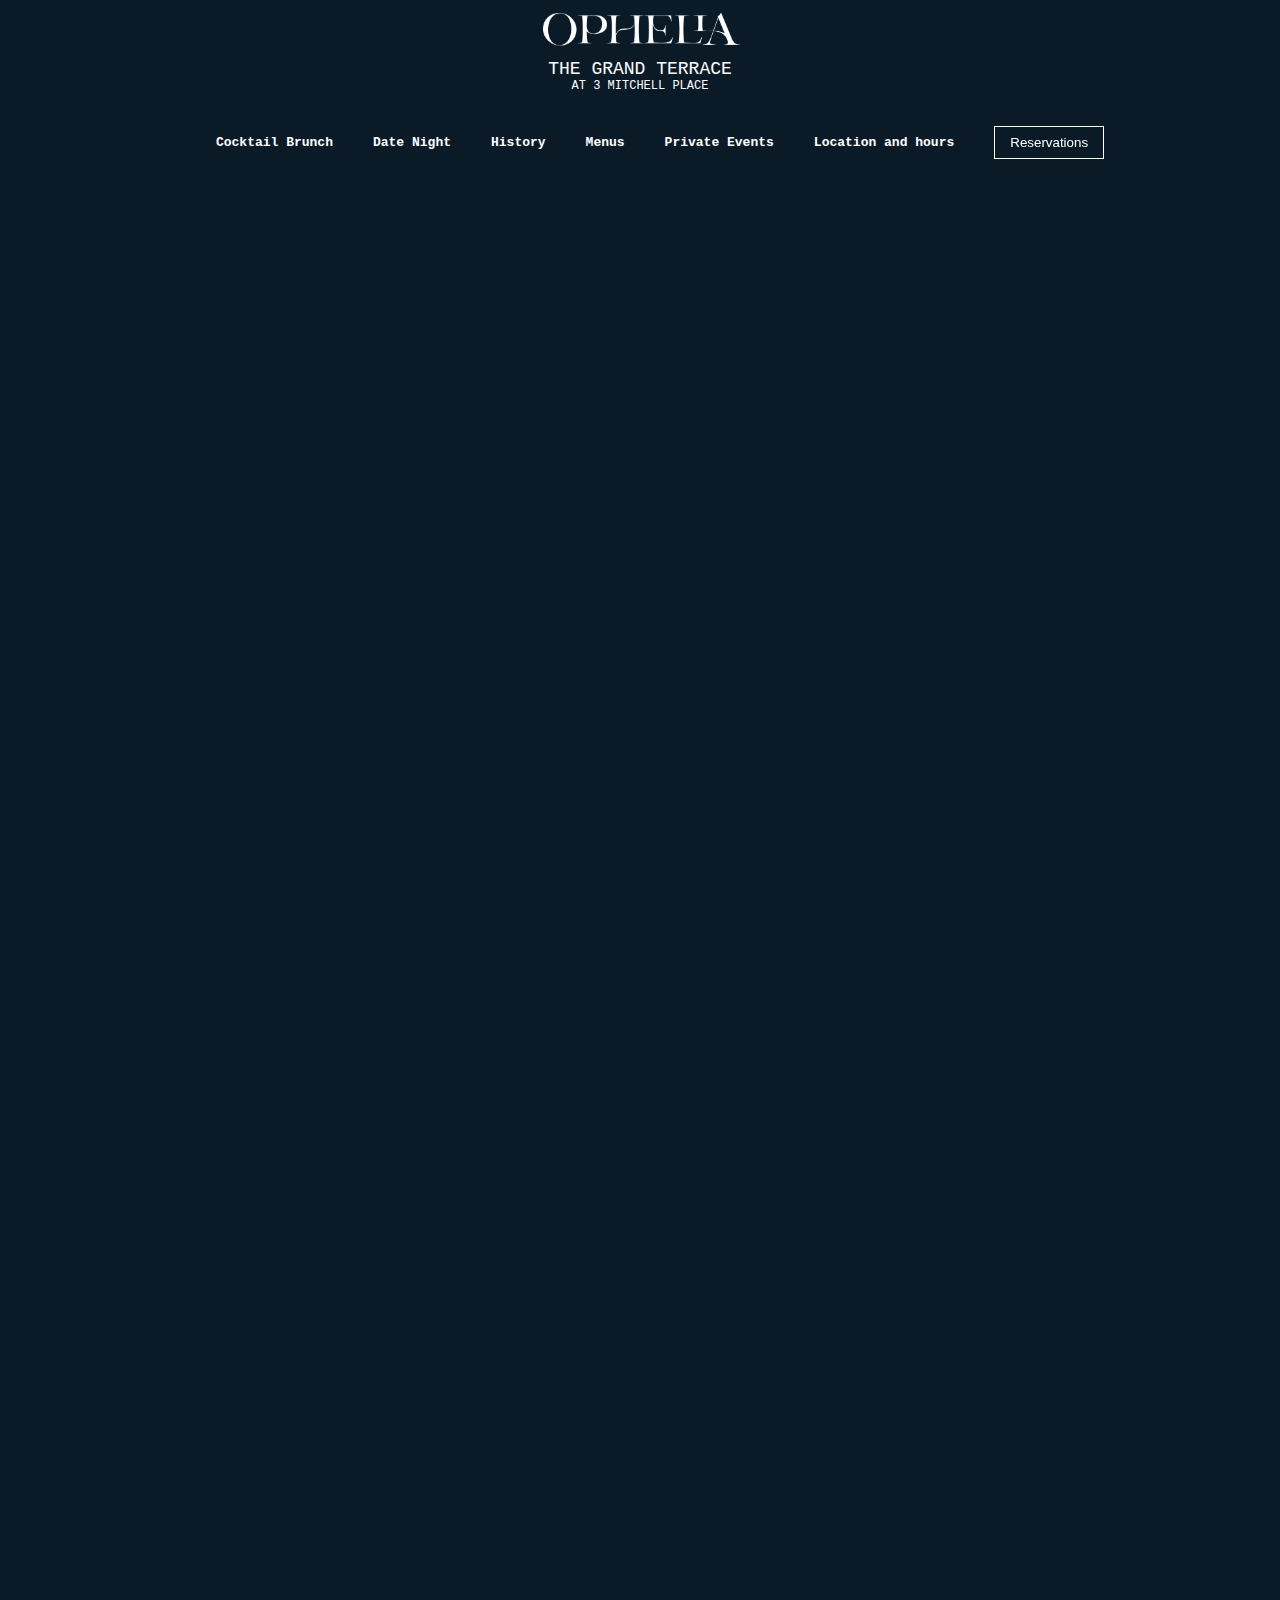
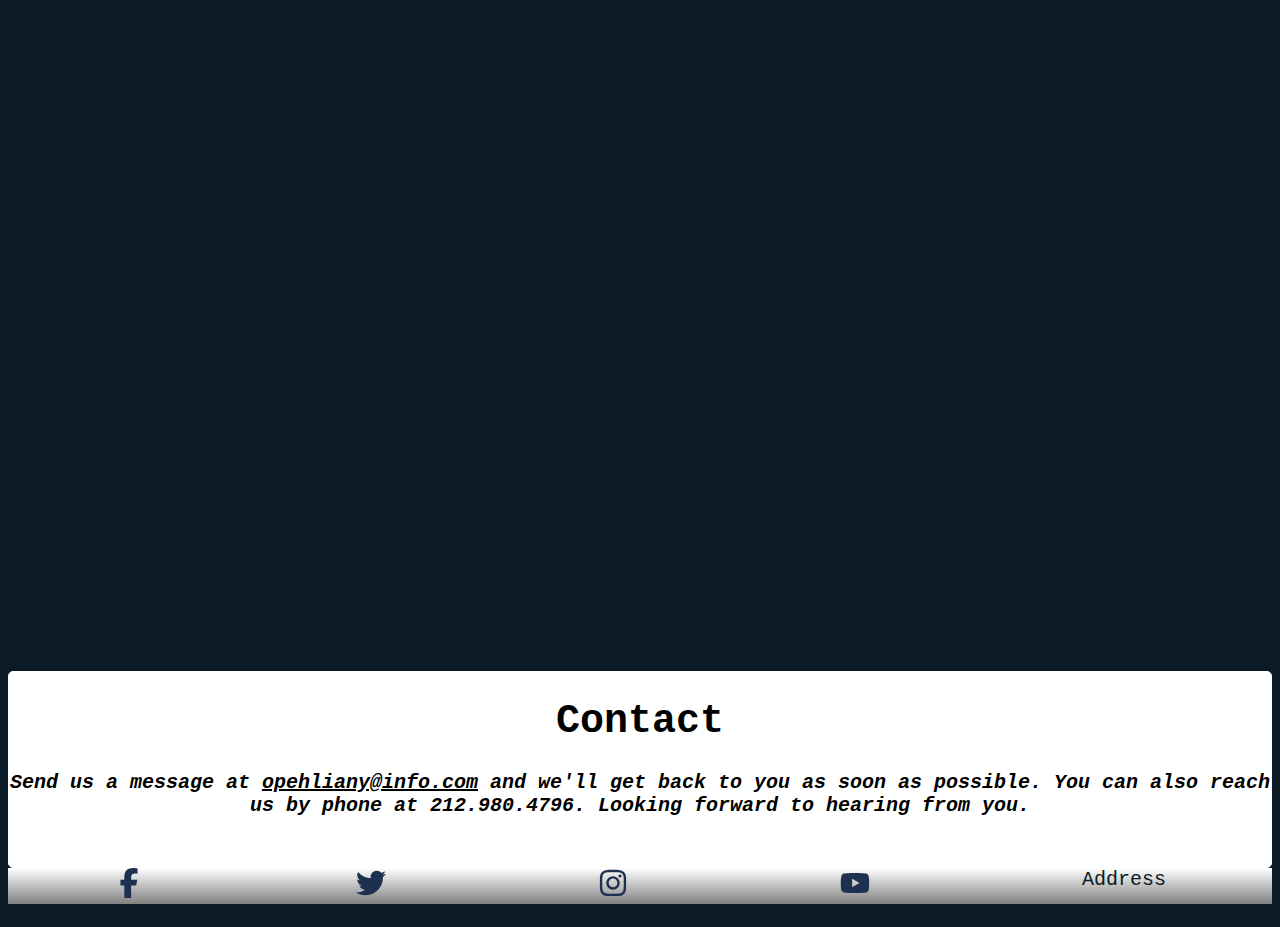
<file: index.html>
<!DOCTYPE html>
<html lang="en">
  <head>
    <meta charset="UTF-8" />
    <meta name="viewport" content="width=device-width, initial-scale=1.0" />
    <title>Ophelia_NY</title>
    <link rel="stylesheet" href="style.css" />
    <link href="https://unpkg.com/aos@2.3.1/dist/aos.css" rel="stylesheet">
  </head>
  <body>
    <script src="script.js"></script>
    <div class="logo">
      <a href="index.html"> <img src="LOGO.png" alt="OPHELIA" /></a>
    </div>
    <div class="subscript">THE GRAND TERRACE</div>
    <div class="subscript2">AT 3 MITCHELL PLACE</div>
    <nav>
      <div>
        <ul>
          <li><a href="brunch.html">Cocktail Brunch</a></li>
          <li><a href="date_night.html">Date Night</a></li>
          <li><a href="history.html">History</a></li>
          <li><a href="Menu.html"> Menus</a></li>
          <li><a href="private.html">Private Events</a></li>

          <li><a href="location.html">Location and hours</a></li>
          <button class="Reservations">
            <li data-aos="zoom-out"><a class="anker" href="reservation.html"  >Reservations</a></li>
          </button>
        </ul>
      </div>
    </nav>
    <main>
      
      <div class="utube" >
        <iframe
          src="https://www.youtube.com/embed/XNksvZjGQ50?si=ARSRezc0IHCpojUh"
          title="YouTube video player"
          frameborder="0"
          allow="accelerometer; autoplay; clipboard-write; encrypted-media; gyroscope; picture-in-picture; web-share"
          allowfullscreen
        ></iframe>
      </div>
      <div>
        <button class="Subscribe"   data-aos="zoom-out">
          <a
            class="anker"
            href="https://www.youtube.com/@OpheliaNY"
            target="_blank"
          >
            Subscribe To Opehlia's Youtube Channel</a
          >
        </button>
      </div>
      <div class="sunday_brunch" data-aos="fade-up">
        <img src="sunday brunch.avif" alt="Sunday Brunch Menu" />
        <br />
        <button class="sunday"  data-aos="zoom-out">
          <a class="anker" href="reservation.html">Reservation for Sunday</a>
        </button>
      </div>

      <div class="Contact">
        <center>
          <h1>Contact</h1>
          <strong
            ><i
              >Send us a message at <u>opehliany@info.com</u> and we'll get back
              to you as soon as possible. You can also reach us by phone at
              212.980.4796. Looking forward to hearing from you.</i
            ></strong
          >
        </center>
      </div>
    </main>
    <footer>
      <span class="footer_left" 
      ><a href="https://www.facebook.com/ophelianewyork/" target="_blank">
          
          <svg
            xmlns="http://www.w3.org/2000/svg"
            height="30"
            width="30"
            viewBox="0 0 320 512"
          >
            <path
              opacity="1"
              fill="#1E3050"
              d="M80 299.3V512H196V299.3h86.5l18-97.8H196V166.9c0-51.7 20.3-71.5 72.7-71.5c16.3 0 29.4 .4 37 1.2V7.9C291.4 4 256.4 0 236.2 0C129.3 0 80 50.5 80 159.4v42.1H14v97.8H80z"
            /></svg></a>
        <a href="https://twitter.com/OpheliaNY_" target="_blank">
          <svg
            xmlns="http://www.w3.org/2000/svg"
            height="30"
            width="30"
            viewBox="0 0 512 512"
          >
            <path
              opacity="1"
              fill="#1E3050"
              d="M459.4 151.7c.3 4.5 .3 9.1 .3 13.6 0 138.7-105.6 298.6-298.6 298.6-59.5 0-114.7-17.2-161.1-47.1 8.4 1 16.6 1.3 25.3 1.3 49.1 0 94.2-16.6 130.3-44.8-46.1-1-84.8-31.2-98.1-72.8 6.5 1 13 1.6 19.8 1.6 9.4 0 18.8-1.3 27.6-3.6-48.1-9.7-84.1-52-84.1-103v-1.3c14 7.8 30.2 12.7 47.4 13.3-28.3-18.8-46.8-51-46.8-87.4 0-19.5 5.2-37.4 14.3-53 51.7 63.7 129.3 105.3 216.4 109.8-1.6-7.8-2.6-15.9-2.6-24 0-57.8 46.8-104.9 104.9-104.9 30.2 0 57.5 12.7 76.7 33.1 23.7-4.5 46.5-13.3 66.6-25.3-7.8 24.4-24.4 44.8-46.1 57.8 21.1-2.3 41.6-8.1 60.4-16.2-14.3 20.8-32.2 39.3-52.6 54.3z"
              
            /></svg >
      </a>
        <a href="https://www.instagram.com/opheliany/" target="_blank">
          <svg
            xmlns="http://www.w3.org/2000/svg"
            height="30"
            width="30"
            viewBox="0 0 448 512"
          >
            <path
              opacity="1"
              fill="#1E3050"
              d="M224.1 141c-63.6 0-114.9 51.3-114.9 114.9s51.3 114.9 114.9 114.9S339 319.5 339 255.9 287.7 141 224.1 141zm0 189.6c-41.1 0-74.7-33.5-74.7-74.7s33.5-74.7 74.7-74.7 74.7 33.5 74.7 74.7-33.6 74.7-74.7 74.7zm146.4-194.3c0 14.9-12 26.8-26.8 26.8-14.9 0-26.8-12-26.8-26.8s12-26.8 26.8-26.8 26.8 12 26.8 26.8zm76.1 27.2c-1.7-35.9-9.9-67.7-36.2-93.9-26.2-26.2-58-34.4-93.9-36.2-37-2.1-147.9-2.1-184.9 0-35.8 1.7-67.6 9.9-93.9 36.1s-34.4 58-36.2 93.9c-2.1 37-2.1 147.9 0 184.9 1.7 35.9 9.9 67.7 36.2 93.9s58 34.4 93.9 36.2c37 2.1 147.9 2.1 184.9 0 35.9-1.7 67.7-9.9 93.9-36.2 26.2-26.2 34.4-58 36.2-93.9 2.1-37 2.1-147.8 0-184.8zM398.8 388c-7.8 19.6-22.9 34.7-42.6 42.6-29.5 11.7-99.5 9-132.1 9s-102.7 2.6-132.1-9c-19.6-7.8-34.7-22.9-42.6-42.6-11.7-29.5-9-99.5-9-132.1s-2.6-102.7 9-132.1c7.8-19.6 22.9-34.7 42.6-42.6 29.5-11.7 99.5-9 132.1-9s102.7-2.6 132.1 9c19.6 7.8 34.7 22.9 42.6 42.6 11.7 29.5 9 99.5 9 132.1s2.7 102.7-9 132.1z"
            />
          </svg>
        </a>
        <a href="https://www.youtube.com/@OpheliaNY" target="_blank">
          <svg
            xmlns="http://www.w3.org/2000/svg"
            height="30"
            width="30"
            viewBox="0 0 576 512"
          >
            <path
              opacity="1"
              fill="#1E3050"
              d="M549.7 124.1c-6.3-23.7-24.8-42.3-48.3-48.6C458.8 64 288 64 288 64S117.2 64 74.6 75.5c-23.5 6.3-42 24.9-48.3 48.6-11.4 42.9-11.4 132.3-11.4 132.3s0 89.4 11.4 132.3c6.3 23.7 24.8 41.5 48.3 47.8C117.2 448 288 448 288 448s170.8 0 213.4-11.5c23.5-6.3 42-24.2 48.3-47.8 11.4-42.9 11.4-132.3 11.4-132.3s0-89.4-11.4-132.3zm-317.5 213.5V175.2l142.7 81.2-142.7 81.2z"
            />
          </svg>
        </a>

        <a style="color: rgb(10,27,39); font-weight: bold 2;"
       
          target="_blank"
          href="https://www.google.com/maps/place/Ophelia+Lounge+NYC/@40.753401,-73.9661736,17z/data=!3m1!4b1!4m6!3m5!1s0x89c258e210135473:0xb0ea26094aee0b2c!8m2!3d40.753401!4d-73.9661736!16s%2Fg%2F11hbnt91yy?entry=ttu"
          >Address</a
        >
      </span>
    </footer>
    <script src="https://unpkg.com/aos@2.3.1/dist/aos.js"></script>
    <script>
      AOS.init();
    </script>
  </body>
</html>
</file>
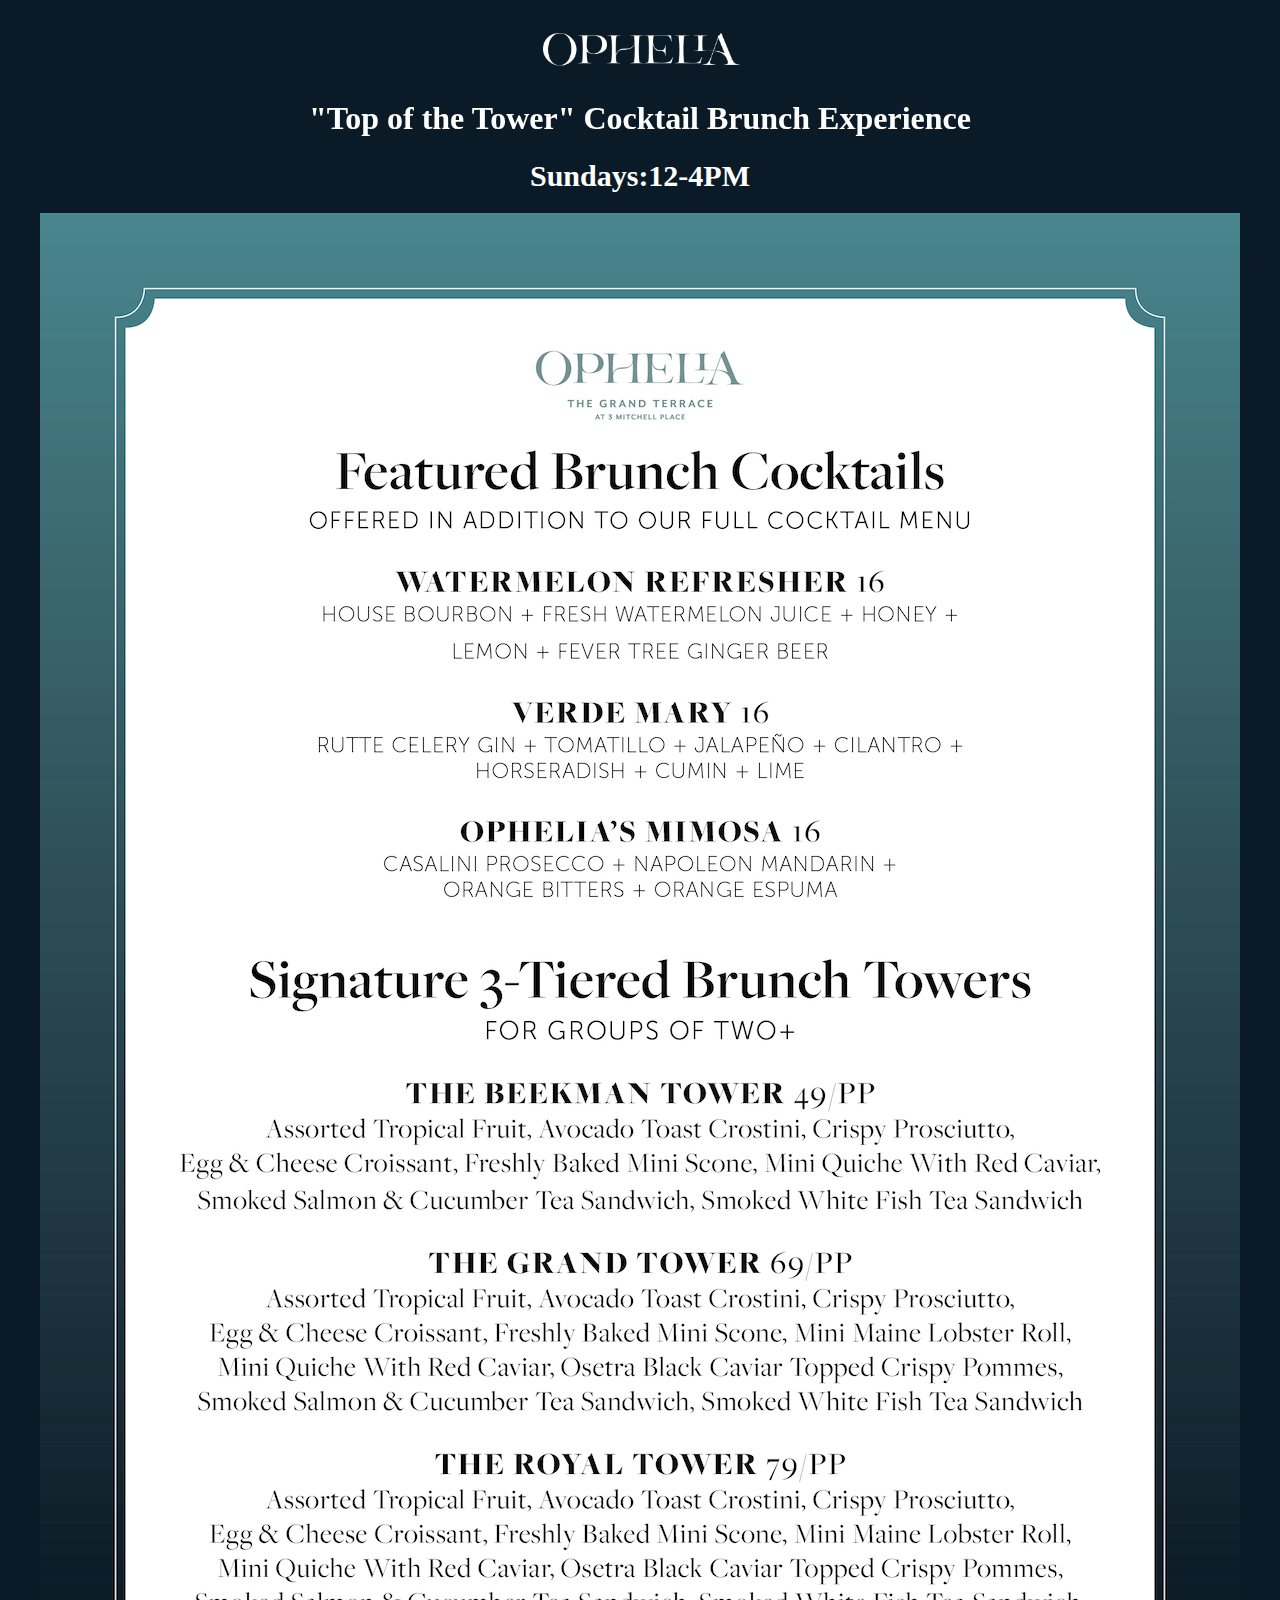
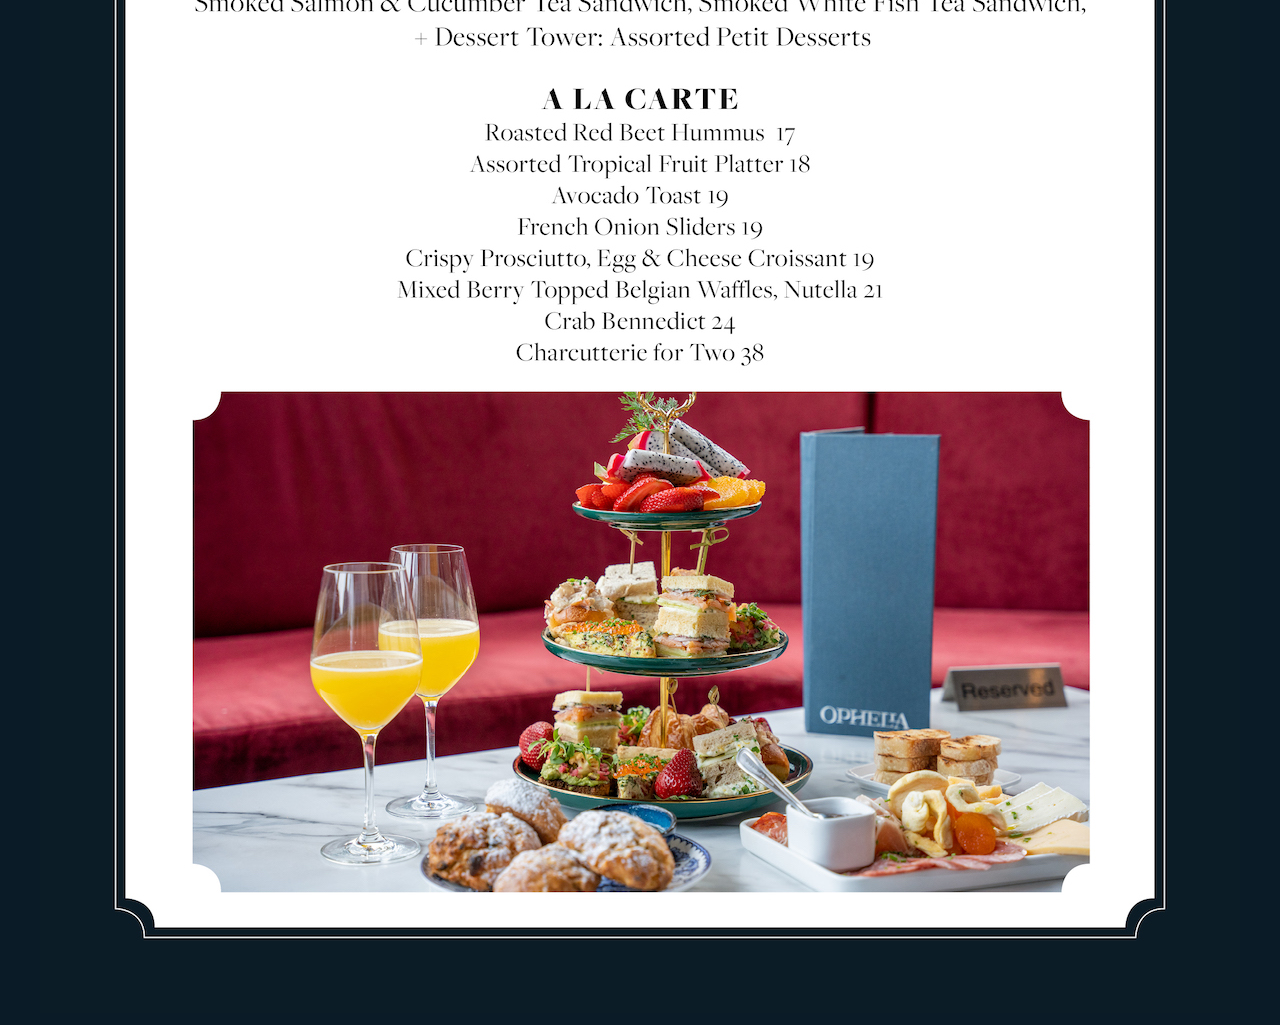
<file: brunch.html>
<!DOCTYPE html>
<html lang="en">
<head>
    <meta charset="UTF-8">
    <meta name="viewport" content="width=device-width, initial-scale=1.0">
    <title>Document</title>
    <style>
      body{
        color: white;
        font-family: 'Times New Roman', Times, serif;
    background-color:rgb(10,27,39);
      }
      b{
        font-size: 30px;
      }
      img{
        margin-top: 20px;
      }
    </style>
    <link href="https://unpkg.com/aos@2.3.1/dist/aos.css" rel="stylesheet">

</head>
<body><center>
  <div data-aos="flip-right"><a href="index.html"><img src="LOGO.png"></a></div>
  <h1 data-aos="zoom-in">"Top of the Tower" Cocktail Brunch Experience</h1>
  <b data-aos="zoom-in">Sundays:12-4PM</b><br>
    <img src="brunch menu.jpg" data-aos="fade-up"
    data-aos-duration="3000">
  </center>
  <script src="https://unpkg.com/aos@2.3.1/dist/aos.js"></script>
    <script>
      AOS.init();
    </script>
    
</body>
</html>
</file>
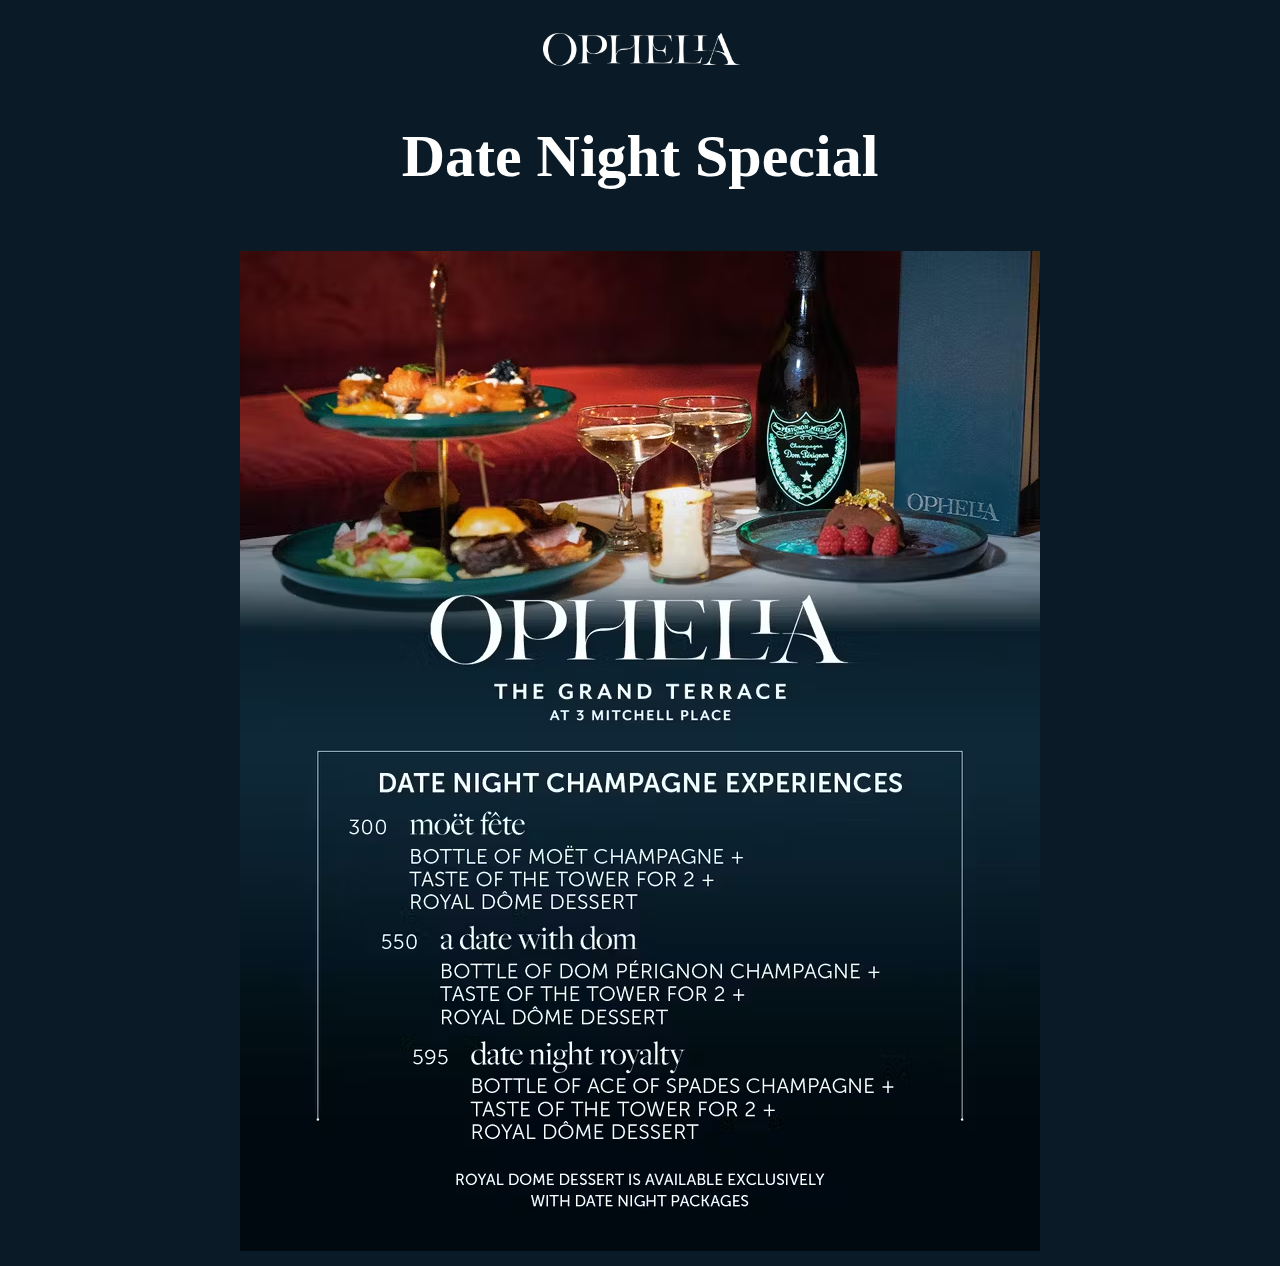
<file: date_night.html>
<!DOCTYPE html>
<html lang="en">
<head>
    <meta charset="UTF-8">
    <meta name="viewport" content="width=device-width, initial-scale=1.0">
    <title>Document</title>
    <style>
        body{
            background-color:rgb(10,27,39);
            font-size: 30px;
            color: white;

        }
        img{
            margin-top: 20px;
        }
    </style><link href="https://unpkg.com/aos@2.3.1/dist/aos.css" rel="stylesheet">
</head>
<body><center>
    <div data-aos="flip-right">
        <a href="index.html"><img src="LOGO.png" alt=""></a>
    </div>
    <h1 data-aos="zoom-in-up">Date Night Special</h1>
    <img src="date night.avif" data-aos="fade-up"
    data-aos-duration="3000">
 </center>
 <script src="https://unpkg.com/aos@2.3.1/dist/aos.js"></script>
 <script>
   AOS.init();
 </script>
    
</body>
</html>
</file>
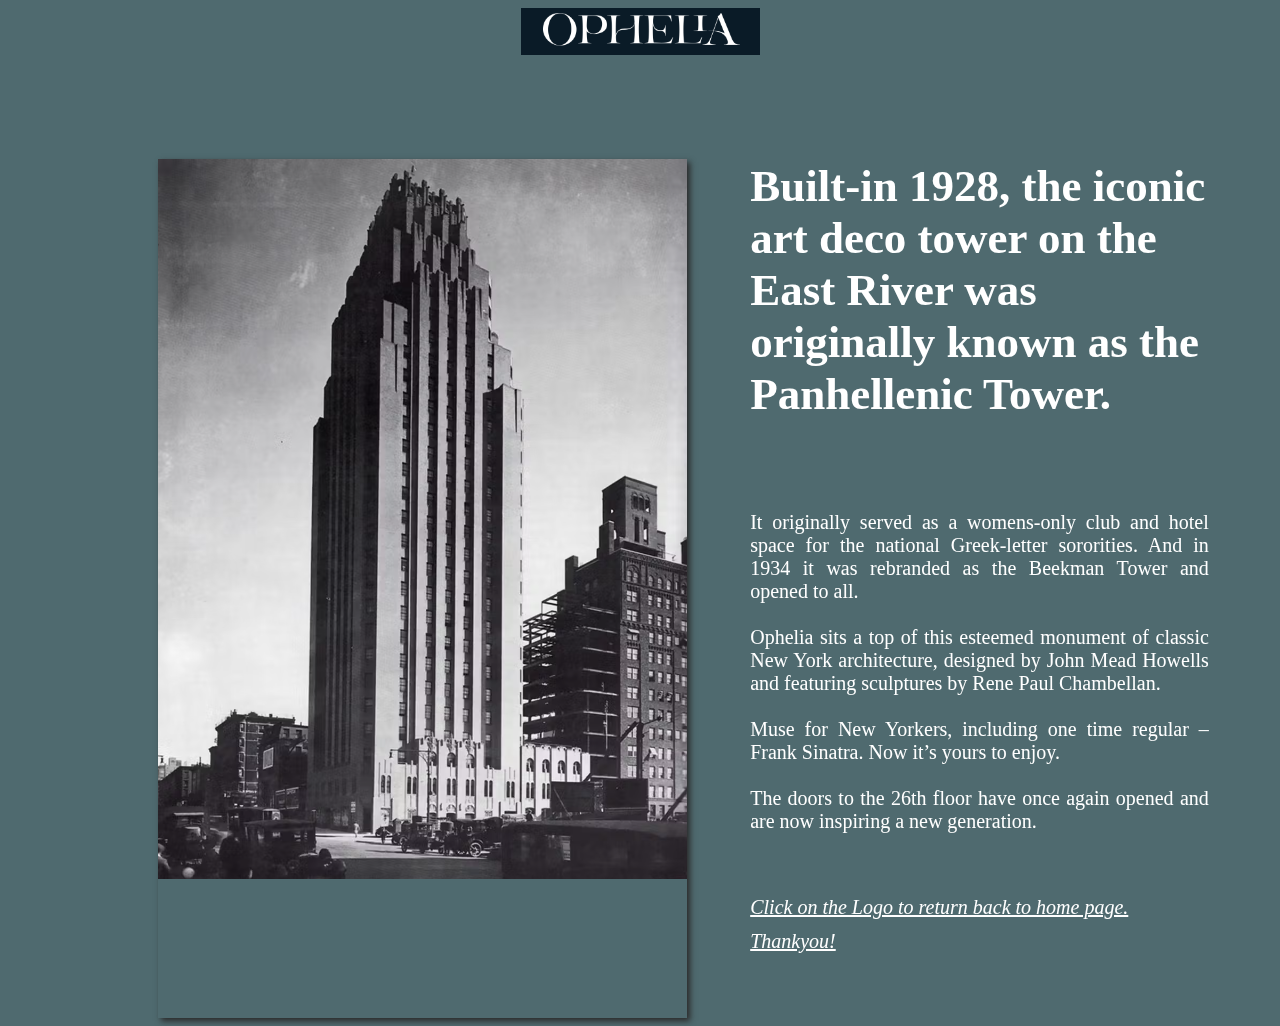
<file: history.html>
<!DOCTYPE html>
<html lang="en">
  <head>
    <meta charset="UTF-8" />
    <meta name="viewport" content="width=device-width, initial-scale=1.0" />
    <title>Document</title>
    <style>
      div {
        width: fit-content;
        color: white;
      }
      body {
        background-color: rgb(79, 106, 111);
      }
      .logo {
     
        width: fit-content;
      }
      .building {
        margin-top: 100px;
        margin-left: 150px;
        


        box-shadow: 3px 3px 6px rgb(42, 41, 41);
        width: fit-content;
      }
      .describe {
        padding: 5%;
        font-family: "Times New Roman", Times, serif;
        font-size: 30px;
      }
      main {
        display: flex;
      }
      p {
        font-size: 20px;
        text-align: justify;
      }
    </style><link href="https://unpkg.com/aos@2.3.1/dist/aos.css" rel="stylesheet">
  </head>
  <body><center> 
    <div class="logo" data-aos="flip-right">
      <a href="index.html"><img src="LOGO.png" /></a>
    </div></center>
    <main>
      <div class="building" data-aos="zoom-in" >
        <img src="history.png" />
      </div>
      <div class="describe"   data-aos="zoom-in-right">
        <h2>
          Built-in 1928, the iconic art deco tower on the East River was
          originally known as the Panhellenic Tower.
        </h2>
        <br />
        <p>
          It originally served as a womens-only club and hotel space for the
          national Greek-letter sororities. And in 1934 it was rebranded as the
          Beekman Tower and opened to all.<br><br> Ophelia sits a top of this esteemed
          monument of classic New York architecture, designed by John Mead
          Howells and featuring sculptures by Rene Paul Chambellan.<br><br> Muse for New
          Yorkers, including one time regular – Frank Sinatra. Now it’s yours to
          enjoy.<br><br> The doors to the 26th floor have once again opened and are now
          inspiring a new generation.<br>
        </p><br>
        <i style="font-size: 20px ; "><u>Click on the Logo to return back to home page. Thankyou!</u></i>
      </div>
    </main>
    <script src="https://unpkg.com/aos@2.3.1/dist/aos.js"></script>
    <script>
      AOS.init();
    </script>
    
  </body>
</html>
</file>
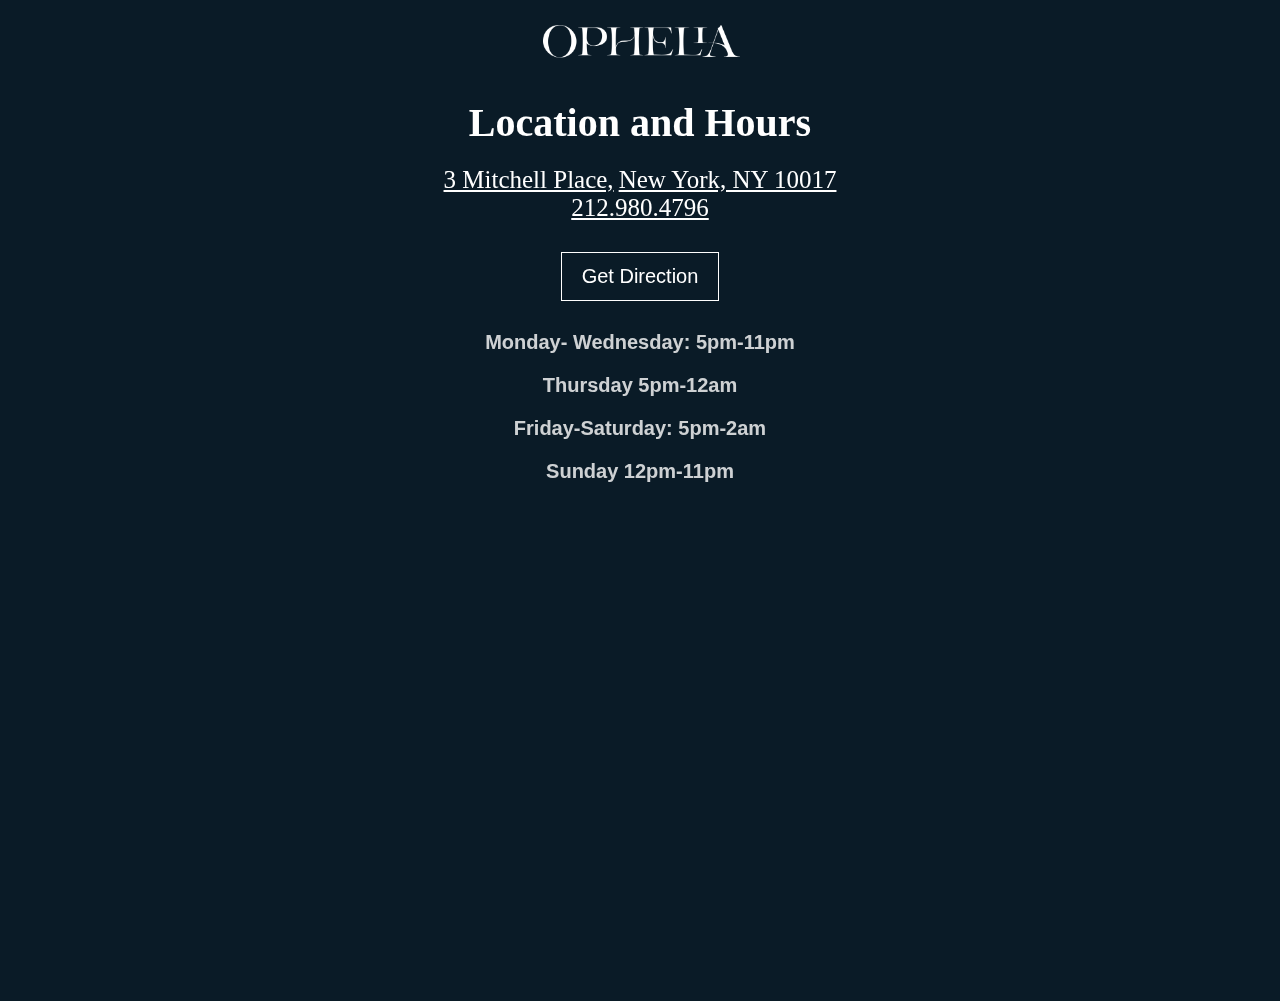
<file: location.html>
<!DOCTYPE html>
<html lang="en">
  <head>
    <meta charset="UTF-8" />
    <meta name="viewport" content="width=device-width, initial-scale=1.0" />
    <title>Document</title>
    <style>
      body {
        background-color: rgb(10, 27, 39);
      }
      .image {
        display: flex;
        justify-content: center;
        align-items: center;
        margin-top: 20px;
      }
      .main {
        display: flex;
        flex-direction: column;
        align-items: center;
        color: white;
      }
      h1 {
        margin-bottom: 20px;
        font-family: "Times New Roman", Times, serif;
        font-size: 40px;
      }
      u {
        margin-bottom: 10px;
        font-size: 25px;
      }
      u:hover{
        color: rgb(71, 71, 121);
        transition:1s;
      }
      button {
        background-color: rgb(10, 27, 39);
        padding: 12px 20px 12px 20px;
        border: 1px solid white;
        margin-bottom: 20px;
        margin-top: 20px;
      }
      button:hover {
        transform: 1s;
        background-color: white;
        color: black;
      }
      a {
        text-decoration: none;
        font-size: 20px;
        color: white;
      }
      .hour {
        display: flex;
        flex-direction: column;
        justify-content: center;
        align-items: center;
      }
      b {
        margin-top: 10px;
        margin-bottom: 10px;
        font-family: sans-serif;
        color: white;
        font-size: 20px;
        opacity: 0.8;
      }
      .locate
    {
        display: flex;
        justify-content: center;
        align-items: center;
    }
    </style>
    <link href="https://unpkg.com/aos@2.3.1/dist/aos.css" rel="stylesheet">

  </head>
  <body>
    <div class="image" data-aos="flip-up">
      <a href="index.html"> <img src="LOGO.png" alt="" /></a>
    </div>
    <main class="main" data-aos="zoom-in-up">
      <h1>Location and Hours</h1>
      <a           href="https://www.google.com/maps/place/Ophelia+Lounge+NYC/@40.753401,-73.9661736,17z/data=!3m1!4b1!4m6!3m5!1s0x89c258e210135473:0xb0ea26094aee0b2c!8m2!3d40.753401!4d-73.9661736!16s%2Fg%2F11hbnt91yy?entry=ttu"
>
        <u >3 Mitchell Place,</u>
        <u>New York, NY 10017</u></a>
        <u>212.980.4796</u>
      
      <button>
        <a
          href="https://www.google.com/maps/place/Ophelia+Lounge+NYC/@40.753401,-73.9661736,17z/data=!3m1!4b1!4m6!3m5!1s0x89c258e210135473:0xb0ea26094aee0b2c!8m2!3d40.753401!4d-73.9661736!16s%2Fg%2F11hbnt91yy?entry=ttu"
        >
          Get Direction</a
        >
      </button>
    </main>
    <span class="hour" data-aos="fade-up"
    data-aos-anchor-placement="center-bottom">
      <b>Monday- Wednesday: 5pm-11pm</b>
      <b>Thursday 5pm-12am</b>
      <b>Friday-Saturday: 5pm-2am</b>
      <b>Sunday 12pm-11pm</b>
    </span>
    <div class="locate" data-aos="fade-up"
    data-aos-duration="3000">
    <iframe
      src="https://www.google.com/maps/embed?pb=!1m18!1m12!1m3!1d3022.3920549849067!2d-73.96617359999999!3d40.753401!2m3!1f0!2f0!3f0!3m2!1i1024!2i768!4f13.1!3m3!1m2!1s0x89c258e210135473%3A0xb0ea26094aee0b2c!2sOphelia%20Lounge%20NYC!5e0!3m2!1sne!2snp!4v1704785523589!5m2!1sne!2snp"
      width="1000px"
      height="500px"
      style="border: 0"
      allowfullscreen=""
      loading="lazy"
      referrerpolicy="no-referrer-when-downgrade"
    ></iframe>
</div>
<script src="https://unpkg.com/aos@2.3.1/dist/aos.js"></script>
    <script>
      AOS.init();
    </script>
    
  </body>
</html>
</file>
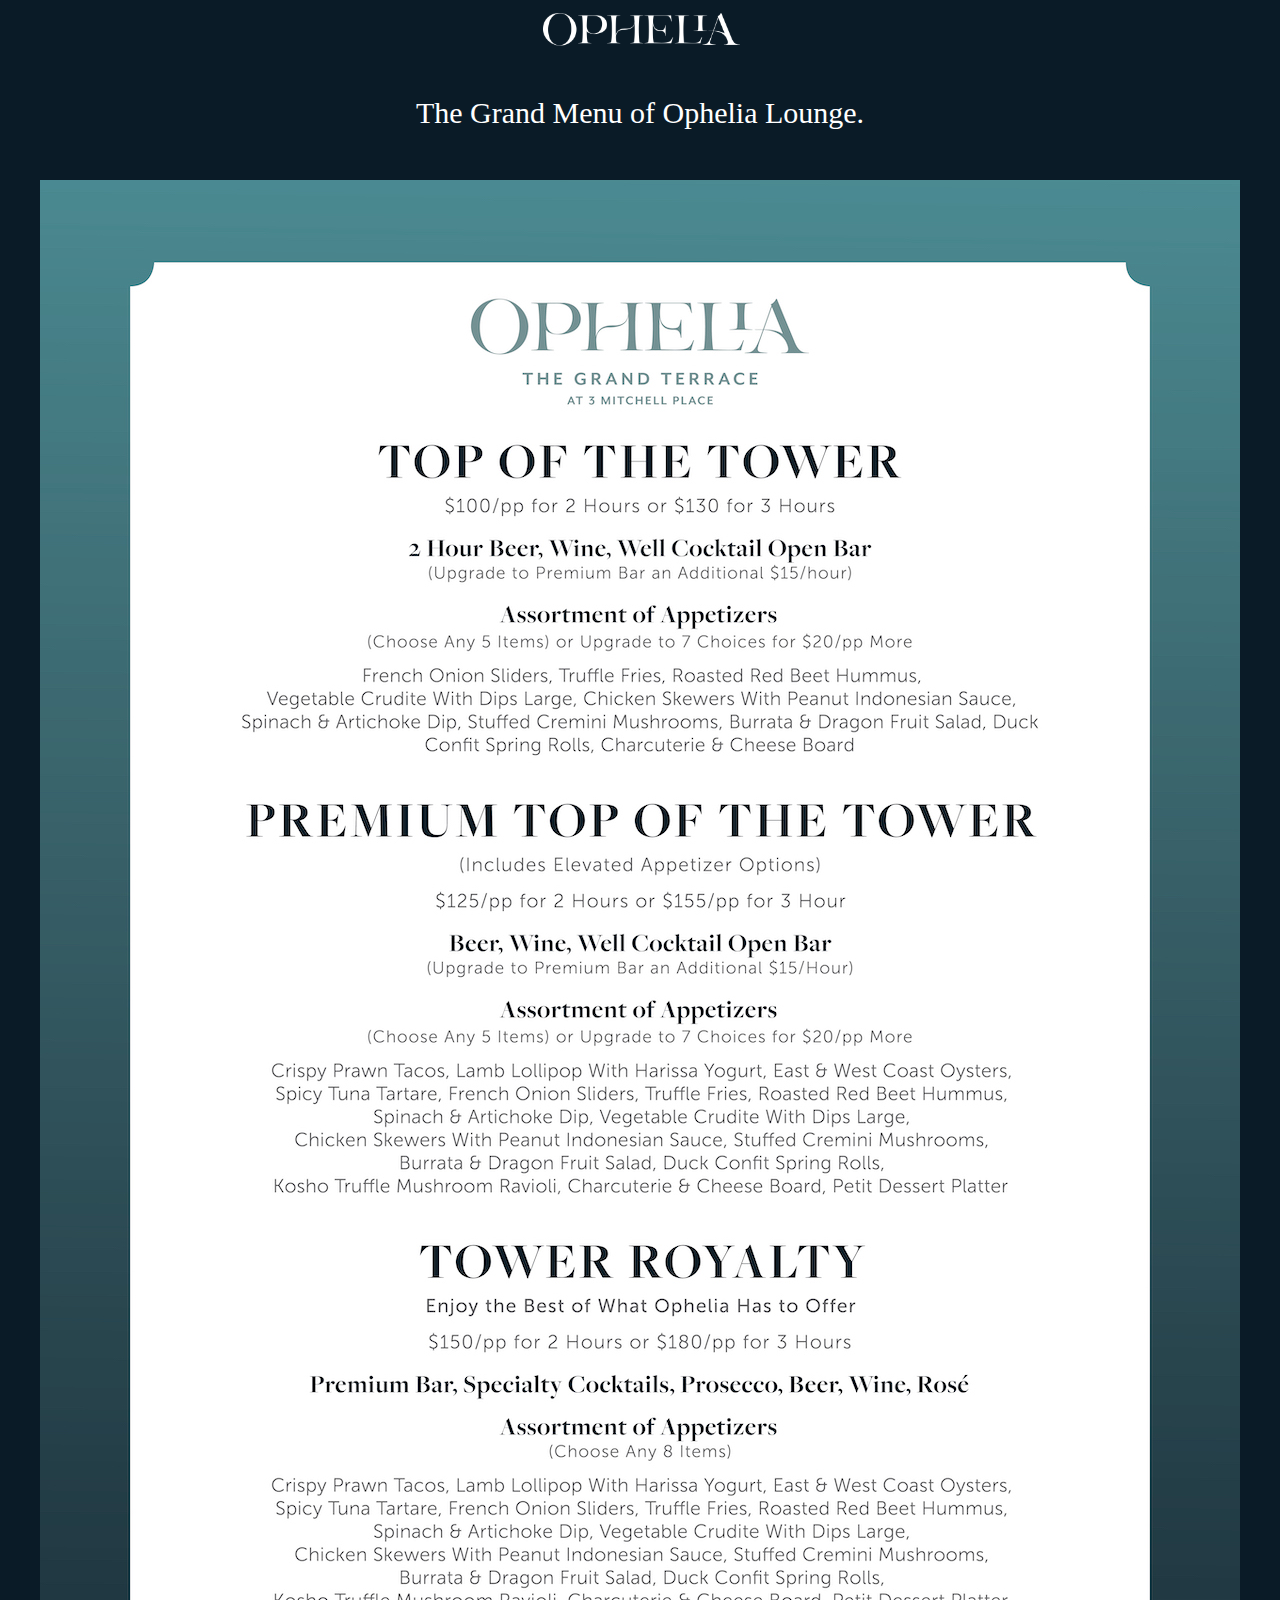
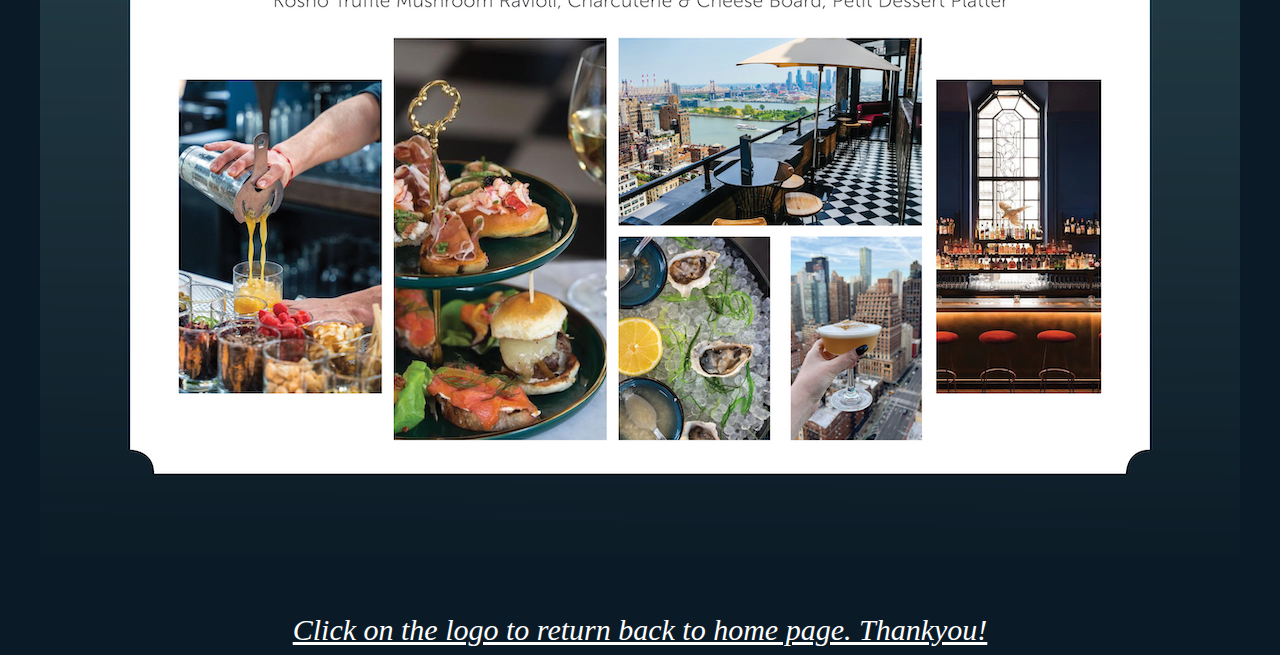
<file: Menu.html>
<!DOCTYPE html>
<html lang="en">
  <head>
    <meta charset="UTF-8" />
    <meta name="viewport" content="width=device-width, initial-scale=1.0" />
    <title>Document</title>
    <style>
        body{
    background-color:rgb(10,27,39); 
    color: white;
    font-size: 30px;
            
        }
        .menu{padding-top: 50px;
            padding-bottom: 50px;

        }

    </style>
      <link href="https://unpkg.com/aos@2.3.1/dist/aos.css" rel="stylesheet">
  </head>
  <body><center>
    <div data-aos="flip-left"><a href="index.html" ><img src="LOGO.png" alt="OPHELIA"></a></div>
    <main >
        
        <br data-aos="zoom-in-up">The Grand Menu of Ophelia Lounge.
        <div class="menu" data-aos="fade-up"
        data-aos-duration="3000">
        <img src="Menu.jpg" alt="MENU IMAGE" />
      </div>
      <i><u>Click on the logo to return back to home page. Thankyou!</u></i>
    </main></center>
    <script src="https://unpkg.com/aos@2.3.1/dist/aos.js"></script>
    <script>
      AOS.init();
    </script>
  </body>
</html>
</file>
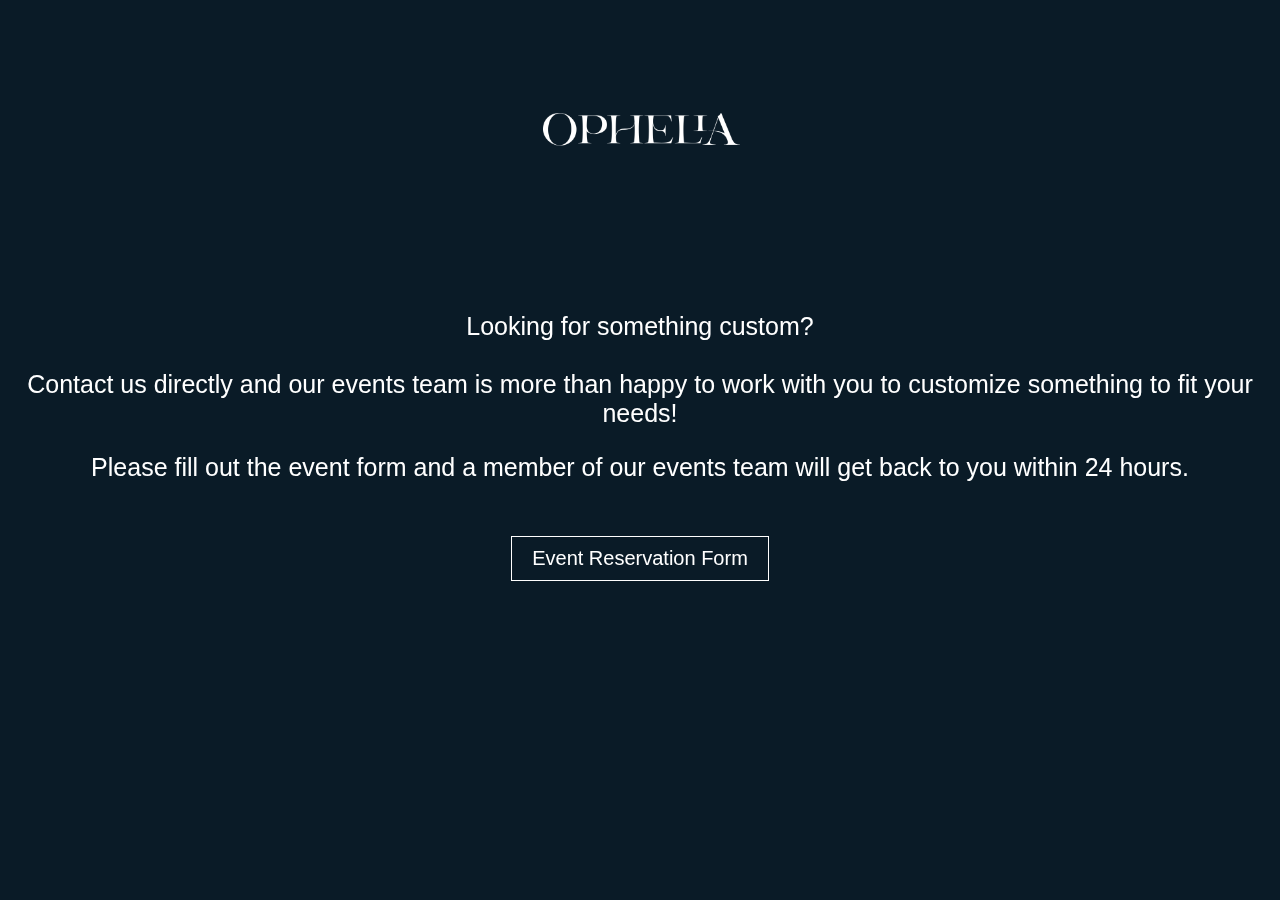
<file: private.html>
<!DOCTYPE html>
<html lang="en">
  <head>
    <meta charset="UTF-8" />
    <meta name="viewport" content="width=device-width, initial-scale=1.0" />
    <title>Document</title>
    <style>
        body{
            display: flex;
            flex-direction: column;
            justify-content: center;
            align-items: center;
            text-align: center;
            /* padding-top: 20%; */
    background-color:rgb(10,27,39); 
    color: white;
    font-size: 25px;
    font-family:sans-serif;

        }
        .a{
        text-decoration: none;
        color: white;
        }
        .logo{
            padding-top:100px;
            padding-bottom: 10%;
        }
        .button{
            border: 1px solid white ;
            background-color: rgb(10,27,39);
            padding: 10px 20px 10px 20px;
            font-size: 20px;
        }
        .button:hover{
            transition: 1s;
            color: black;
            background-color: white;
        }
    </style>
    <link href="https://unpkg.com/aos@2.3.1/dist/aos.css" rel="stylesheet">

  </head>
  <body>
    <main data-aos="zoom-out">
        <div class="logo"><a href="index.html"><img src="LOGO.png" alt=""></a></div>
      
      <p >
        Looking for something custom? <br><br>Contact us directly and our events team is
        more than happy to work with you to customize something to fit your
        needs!
      </p>
      <p>
        Please fill out the event form and a member of our events team will get back to you within 24 hours.
      </p><br>
      <button class="button"><a href="reservation.html" class="a"> Event Reservation Form</a></button>
    </main>
    <script src="https://unpkg.com/aos@2.3.1/dist/aos.js"></script>
    <script>
      AOS.init();
    </script>
  </body>
</html>
</file>
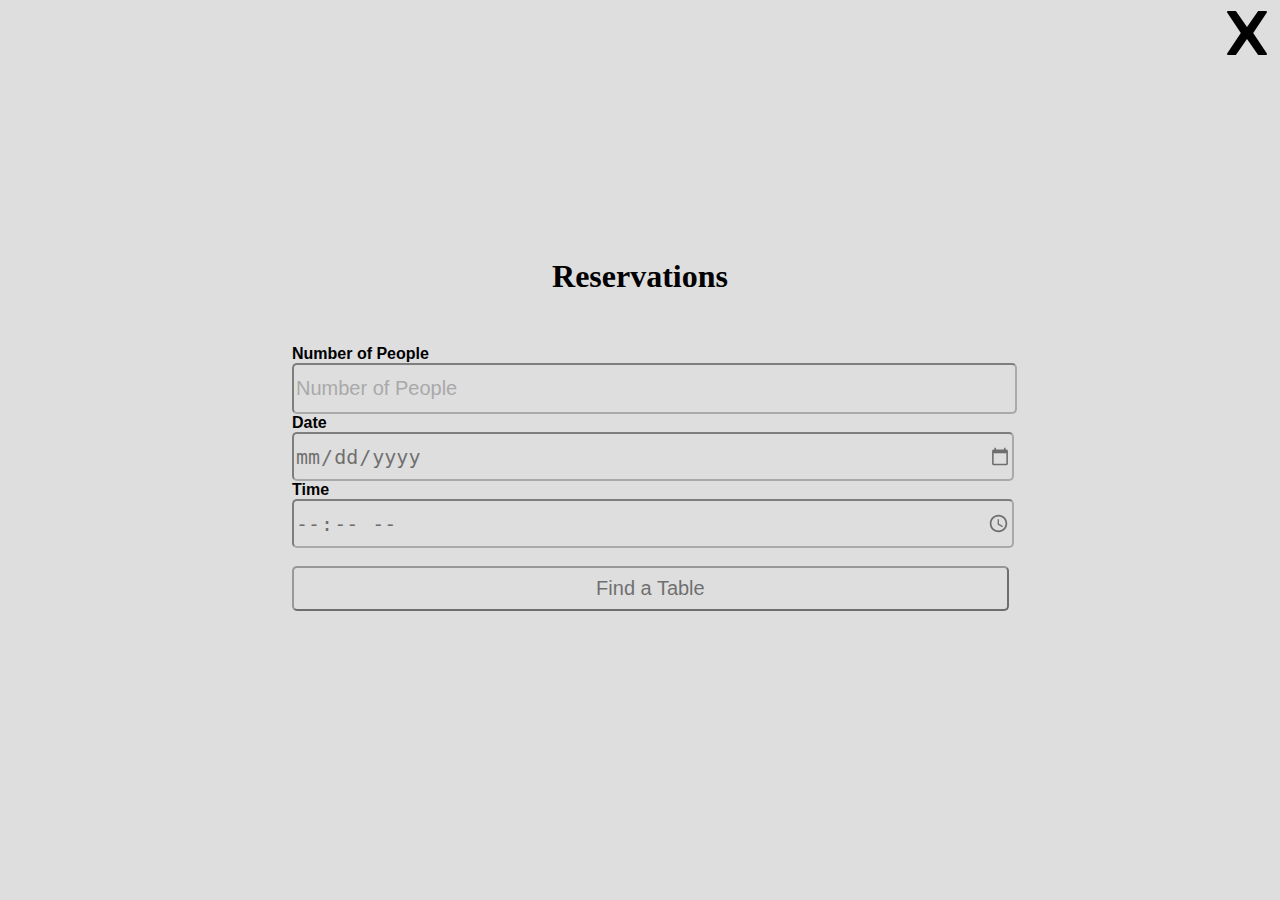
<file: reservation.html>
<!DOCTYPE html>
<html lang="en">
  <head>
    <meta charset="UTF-8" />
    <meta name="viewport" content="width=device-width, initial-scale=1.0" />
    <title>Document</title>
    <style>
      body {
        background-color: rgb(222, 222, 222);
        
      }
      h1{
        padding-top: 200px;
        margin: auto;

      }
      div {
        background-color: rgb(222, 222, 222);
   
        padding:50px 50px 10px 250px;
        width: 70vw;
        height: 50vh;
               
    margin: auto;   }
    label{
        text-align: left;
        font-family: 'Lucida Sans', 'Lucida Sans Regular', 'Lucida Grande', 'Lucida Sans Unicode', Geneva, Verdana, sans-serif;
        font-weight: bold;
    }
    input{opacity: 0.5;
        background-color:rgb(222, 222, 222) ;
        width: 80%;
        font-size:20px;
        height: 5vh;
        border-radius: 5px;
    }
    a{
      display: flex;
      flex-direction: row-reverse;
    }
    
    
    </style>
    <link href="https://unpkg.com/aos@2.3.1/dist/aos.css" rel="stylesheet">

  </head>
  <body>
    <a href="index.html"><img class="ICONS" src="X.png" width="50px" height="50px"></a>
    <h1 style="text-align: center; ">Reservations</h1>
    <div>
      <form action="get">
        <label style="text-align: left;">Number of People</label><br />
        <input type="number" min="1" max="10" placeholder="Number of People"/> <br />
        <label>Date</label><br />
        <input type="date"  placeholder="Date"/><br />
        <label>Time</label>
        <br />
        <input type="time" />
        <br><br>
        <input type="submit" value="Find a Table" style="font-family: sans-serif;">
      </form>
    </div>
    <script src="https://unpkg.com/aos@2.3.1/dist/aos.js"></script>
    <script>
      AOS.init();
    </script>
  </body>
</html>
</file>
<file: style.css>
html{
    height: 100%;
}

body{
    font-family: monospace;
    background-color:rgb(10,27,39);
    min-height: 100%;
    display: flex;
    flex-direction: column;
}
.logo{
    display: flex;
    justify-content: center;
    
    
}
.subscript{
    color: white;
    display: flex;
    justify-content: center;
    
    font-size: 18px;
    
}
.subscript2{
    display: flex;
    justify-content: center;
    color: white;
   
    font-size: 12px;

}
ul{
    padding-top:  20px;
    list-style-type: none;
    display: flex;
    gap: 40px;
    align-items: center;
    justify-content: center;
    font-weight: bolder;
    
    
}
a{
   color: white;
    text-decoration: none;
}
.anker{
    color: white;
}
    
    
button:hover{
    transition: 1s;
    background-color: white;
    color:black; 
}

.Reservations{
    background-color:rgb(10,27,39); 
    border: 1px solid white;
    padding: 8px 15px 8px 15px;
    color:black;

   cursor: pointer;

}



.utube{
    margin-top: 60px;
   margin-left: 565px;
   margin-bottom: 80px;
   width: 980px;
   height: 600px;
   

}
iframe{
    width: 980px;
   height: 600px;
}
.Subscribe{
    border: 1px solid white;
    background-color:rgb(10,27,39); 
    color: white;
    padding: 10px 18px  10px 18px;
    display: flex;
    font-family: 'Courier New', Courier, monospace;
    margin:auto;
}
.sunday_brunch{
    
    margin: 80px 650px;
    
}
.sunday{

    background-color:rgb(10,27,39); 
    border: 1px solid white;
    padding: 10px 18px  10px 18px;
    width: 300px;
   margin: 80px 250px 10px;
    font-size: 20px;
    font-family: monospace;
}



.Contact{
    border: 1px solid white;
    background-color: white;
    border-radius: 5px;
    color: rgb(0, 0, 0) ;
    font-size: 20px;
    padding-bottom: 50px;

}
footer{ 
    background-image: linear-gradient(white,grey);
  
     
    margin-top: auto;
    align-items: center;
    margin-bottom: 20px;
    

}
.footer_left{
    display: flex;
    justify-content: space-around;
    font-size: 20px;
}
</file>
